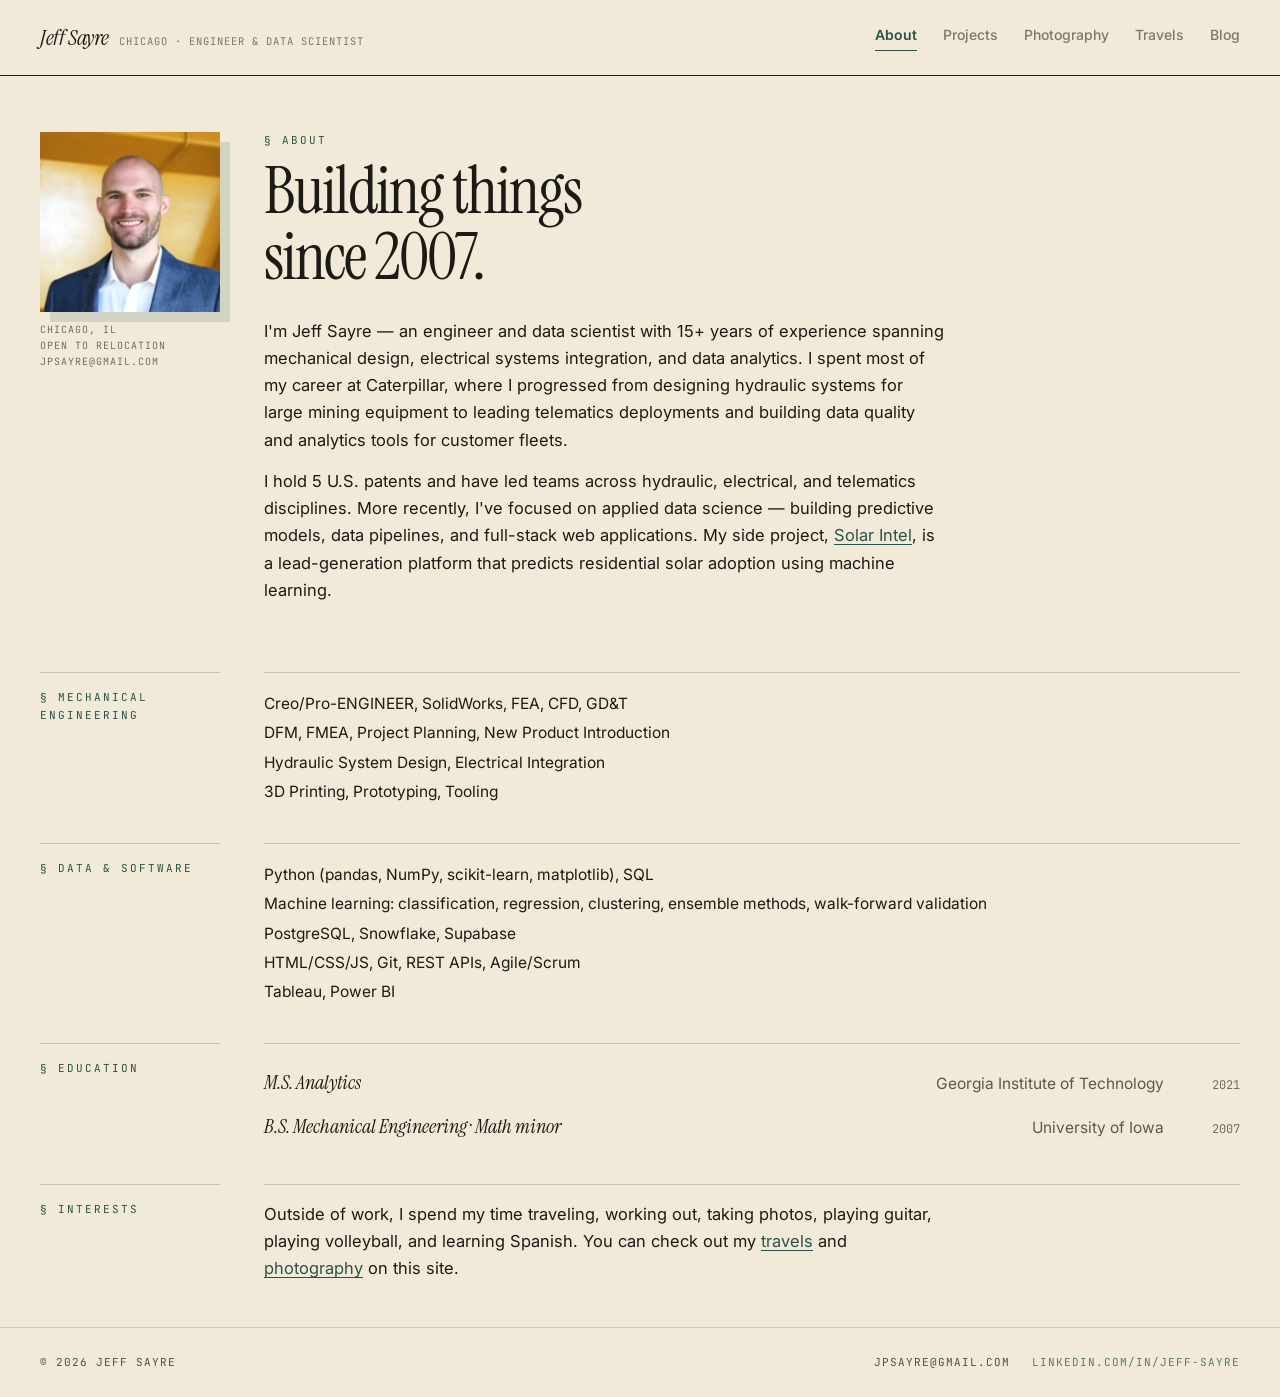
<file: index.html>
<!DOCTYPE html>
<html lang="en">
<head>
    <meta charset="UTF-8">
    <meta name="viewport" content="width=device-width, initial-scale=1.0">
    <title>Jeff Sayre</title>
    <link rel="preconnect" href="https://fonts.googleapis.com">
    <link rel="preconnect" href="https://fonts.gstatic.com" crossorigin>
    <link href="https://fonts.googleapis.com/css2?family=Instrument+Serif:ital@0;1&family=Inter:wght@400;500;600;700&family=JetBrains+Mono:wght@400;500&display=swap" rel="stylesheet">
    <link rel="icon" type="image/svg+xml" href="favicon.svg">
    <link rel="apple-touch-icon" href="apple-touch-icon.svg">
    <link rel="stylesheet" href="styles.css">
    <script data-goatcounter="https://jpsayre.goatcounter.com/count"
            async src="//gc.zgo.at/count.js"></script>
</head>
<body>
    <nav>
        <div class="nav-brand">
            <a href="index.html" class="name">Jeff Sayre</a>
            <span class="subtitle">Chicago · engineer & data scientist</span>
        </div>
        <div class="nav-links">
            <a href="index.html" class="active">About</a>
            <a href="projects.html">Projects</a>
            <a href="photography.html">Photography</a>
            <a href="travels.html">Travels</a>
            <a href="blog.html">Blog</a>
        </div>
    </nav>

    <div class="about-hero">
        <div>
            <div class="about-photo-wrap">
                <div class="about-photo-shadow"></div>
                <img src="assets/headshot.jpeg" alt="Jeff Sayre">
            </div>
            <div class="about-contact">
                Chicago, IL<br>open to relocation<br><a href="mailto:jpsayre@gmail.com">jpsayre@gmail.com</a>
            </div>
        </div>
        <div>
            <div class="section-label">§ About</div>
            <h1 class="page-title">Building things<br>since 2007.</h1>
            <div class="about-intro">
                <p>I'm Jeff Sayre — an engineer and data scientist with 15+ years of experience spanning mechanical design, electrical systems integration, and data analytics. I spent most of my career at Caterpillar, where I progressed from designing hydraulic systems for large mining equipment to leading telematics deployments and building data quality and analytics tools for customer fleets.</p>
                <p>I hold 5 U.S. patents and have led teams across hydraulic, electrical, and telematics disciplines. More recently, I've focused on applied data science — building predictive models, data pipelines, and full-stack web applications. My side project, <a href="https://getsolarintel.com">Solar Intel</a>, is a lead-generation platform that predicts residential solar adoption using machine learning.</p>
            </div>
        </div>
    </div>

    <div class="section-row">
        <div class="section-label">§ Mechanical Engineering</div>
        <div class="section-content">
            <ul class="skills-list">
                <li>Creo/Pro-ENGINEER, SolidWorks, FEA, CFD, GD&T</li>
                <li>DFM, FMEA, Project Planning, New Product Introduction</li>
                <li>Hydraulic System Design, Electrical Integration</li>
                <li>3D Printing, Prototyping, Tooling</li>
            </ul>
        </div>
    </div>

    <div class="section-row">
        <div class="section-label">§ Data & Software</div>
        <div class="section-content">
            <ul class="skills-list">
                <li>Python (pandas, NumPy, scikit-learn, matplotlib), SQL</li>
                <li>Machine learning: classification, regression, clustering, ensemble methods, walk-forward validation</li>
                <li>PostgreSQL, Snowflake, Supabase</li>
                <li>HTML/CSS/JS, Git, REST APIs, Agile/Scrum</li>
                <li>Tableau, Power BI</li>
            </ul>
        </div>
    </div>

    <div class="section-row">
        <div class="section-label">§ Education</div>
        <div class="section-content">
            <div class="edu-entry">
                <span class="edu-degree">M.S. Analytics</span>
                <span class="edu-school">Georgia Institute of Technology</span>
                <span class="edu-year">2021</span>
            </div>
            <div class="edu-entry">
                <span class="edu-degree">B.S. Mechanical Engineering · Math minor</span>
                <span class="edu-school">University of Iowa</span>
                <span class="edu-year">2007</span>
            </div>
        </div>
    </div>

    <div class="section-row" style="padding-bottom: 44px;">
        <div class="section-label">§ Interests</div>
        <div class="section-content">
            <div class="interest-text">
                Outside of work, I spend my time traveling, working out, taking photos, playing guitar, playing volleyball, and learning Spanish. You can check out my <a href="travels.html">travels</a> and <a href="photography.html">photography</a> on this site.
            </div>
        </div>
    </div>

    <footer>
        <span>© 2026 Jeff Sayre</span>
        <div class="footer-links">
            <span>jpsayre@gmail.com</span>
            <a href="https://www.linkedin.com/in/jeff-sayre-b3ab8924/" target="_blank">linkedin.com/in/jeff-sayre</a>
        </div>
    </footer>
</body>
</html>
</file>
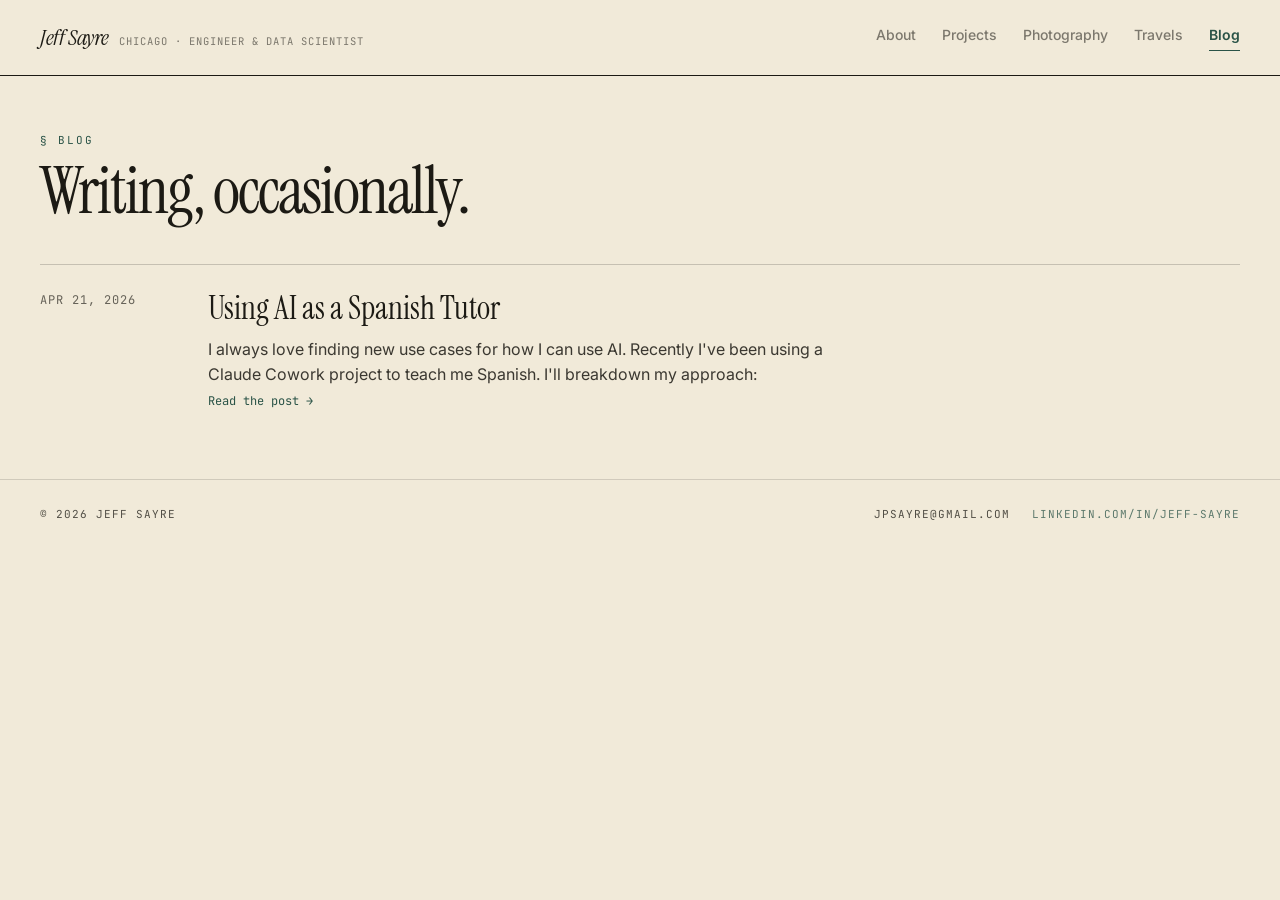
<file: blog.html>
<!DOCTYPE html>
<html lang="en">
<head>
    <meta charset="UTF-8">
    <meta name="viewport" content="width=device-width, initial-scale=1.0">
    <title>Blog - Jeff Sayre</title>
    <link rel="preconnect" href="https://fonts.googleapis.com">
    <link rel="preconnect" href="https://fonts.gstatic.com" crossorigin>
    <link href="https://fonts.googleapis.com/css2?family=Instrument+Serif:ital@0;1&family=Inter:wght@400;500;600;700&family=JetBrains+Mono:wght@400;500&display=swap" rel="stylesheet">
    <link rel="icon" type="image/svg+xml" href="favicon.svg">
    <link rel="apple-touch-icon" href="apple-touch-icon.svg">
    <link rel="stylesheet" href="styles.css">
    <script data-goatcounter="https://jpsayre.goatcounter.com/count"
            async src="//gc.zgo.at/count.js"></script>
</head>
<body>
    <nav>
        <div class="nav-brand">
            <a href="index.html" class="name">Jeff Sayre</a>
            <span class="subtitle">Chicago · engineer & data scientist</span>
        </div>
        <div class="nav-links">
            <a href="index.html">About</a>
            <a href="projects.html">Projects</a>
            <a href="photography.html">Photography</a>
            <a href="travels.html">Travels</a>
            <a href="blog.html" class="active">Blog</a>
        </div>
    </nav>

    <div class="title-block">
        <div class="section-label">§ Blog</div>
        <h1 class="page-title">Writing, occasionally.</h1>
    </div>

    <div style="padding: 16px 40px 40px;" id="blog-list"></div>

    <footer>
        <span>© 2026 Jeff Sayre</span>
        <div class="footer-links">
            <span>jpsayre@gmail.com</span>
            <a href="https://www.linkedin.com/in/jeff-sayre-b3ab8924/" target="_blank">linkedin.com/in/jeff-sayre</a>
        </div>
    </footer>

    <script src="blog-data.js"></script>
    <script>
        var list = document.getElementById("blog-list");

        if (!BLOG_POSTS || BLOG_POSTS.length === 0) {
            list.innerHTML = '<p class="empty-state">Posts coming soon.</p>';
        } else {
            BLOG_POSTS.forEach(function(post) {
                var parts = post.date.split("-");
                var months = ["Jan","Feb","Mar","Apr","May","Jun","Jul","Aug","Sep","Oct","Nov","Dec"];
                var dateStr = months[parseInt(parts[1]) - 1] + " " + parseInt(parts[2]) + ", " + parts[0];

                var div = document.createElement("div");
                div.className = "blog-post";
                div.innerHTML =
                    '<div class="blog-date">' + dateStr + '</div>' +
                    '<div>' +
                        '<a href="' + post.url + '" class="blog-title">' + post.title + '</a>' +
                        '<p class="blog-summary">' + post.summary + '</p>' +
                        '<a href="' + post.url + '" class="blog-read-more">Read the post →</a>' +
                    '</div>';
                list.appendChild(div);
            });
        }
    </script>
</body>
</html>
</file>
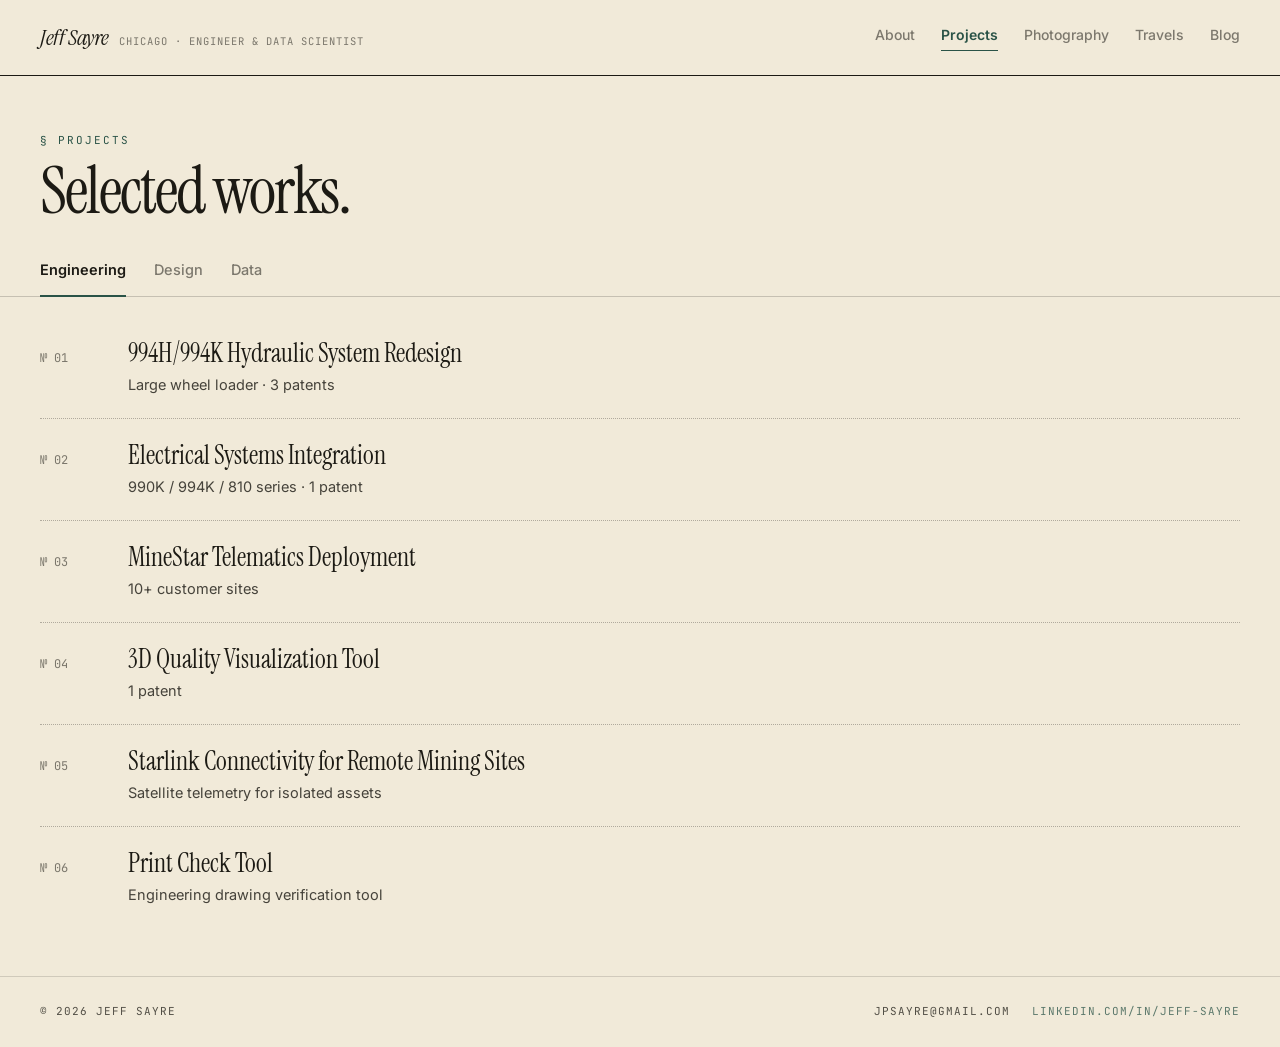
<file: projects.html>
<!DOCTYPE html>
<html lang="en">
<head>
    <meta charset="UTF-8">
    <meta name="viewport" content="width=device-width, initial-scale=1.0">
    <title>Projects - Jeff Sayre</title>
    <link rel="preconnect" href="https://fonts.googleapis.com">
    <link rel="preconnect" href="https://fonts.gstatic.com" crossorigin>
    <link href="https://fonts.googleapis.com/css2?family=Instrument+Serif:ital@0;1&family=Inter:wght@400;500;600;700&family=JetBrains+Mono:wght@400;500&display=swap" rel="stylesheet">
    <link rel="icon" type="image/svg+xml" href="favicon.svg">
    <link rel="apple-touch-icon" href="apple-touch-icon.svg">
    <link rel="stylesheet" href="styles.css">
    <script data-goatcounter="https://jpsayre.goatcounter.com/count"
            async src="//gc.zgo.at/count.js"></script>
</head>
<body>
    <nav>
        <div class="nav-brand">
            <a href="index.html" class="name">Jeff Sayre</a>
            <span class="subtitle">Chicago · engineer & data scientist</span>
        </div>
        <div class="nav-links">
            <a href="index.html">About</a>
            <a href="projects.html" class="active">Projects</a>
            <a href="photography.html">Photography</a>
            <a href="travels.html">Travels</a>
            <a href="blog.html">Blog</a>
        </div>
    </nav>

    <div class="title-block">
        <div class="section-label">§ Projects</div>
        <h1 class="page-title">Selected works.</h1>
    </div>

    <div class="sub-nav" id="sub-nav">
        <a data-tab="engineering" class="active">Engineering</a>
        <a data-tab="design">Design</a>
        <a data-tab="data">Data</a>
        <!-- <a data-tab="simulation">Modeling/Simulation</a> -->
    </div>

    <div class="project-section active" id="tab-engineering"></div>
    <div class="project-section" id="tab-data"></div>
    <div class="project-section" id="tab-design"></div>
    <!-- <div class="project-section" id="tab-simulation"></div> -->

    <footer>
        <span>© 2026 Jeff Sayre</span>
        <div class="footer-links">
            <span>jpsayre@gmail.com</span>
            <a href="https://www.linkedin.com/in/jeff-sayre-b3ab8924/" target="_blank">linkedin.com/in/jeff-sayre</a>
        </div>
    </footer>

    <script src="projects-data.js"></script>
    <script>
        function renderProjects(category, containerId) {
            var container = document.getElementById(containerId);
            var projects = PROJECTS[category];

            if (!projects || projects.length === 0) {
                container.innerHTML = '<p class="empty-state">Projects coming soon.</p>';
                return;
            }

            projects.forEach(function(p, i) {
                var row = document.createElement("div");
                row.className = "ledger-row";

                var num = String(i + 1).padStart(2, "0");
                var year = p.year || "";
                var note = p.note || "";

                // Build note from description if not set
                if (!note && p.description) {
                    note = p.description.substring(0, 80);
                    if (p.description.length > 80) note += "...";
                }

                var detailsHtml = "";
                if (p.description) {
                    detailsHtml += '<p>' + p.description + '</p>';
                }
                if (p.details) {
                    detailsHtml += '<p>' + p.details + '</p>';
                }
                if (p.patents && p.patents.length > 0) {
                    detailsHtml += '<h4>Patents</h4><ul>';
                    p.patents.forEach(function(pat) {
                        detailsHtml += '<li><a href="' + pat.url + '" target="_blank">' + pat.number + '</a> — ' + pat.title + '</li>';
                    });
                    detailsHtml += '</ul>';
                }
                if (p.tech && p.tech.length > 0) {
                    detailsHtml += '<h4>Tech</h4><ul>';
                    p.tech.forEach(function(t) {
                        detailsHtml += '<li>' + t + '</li>';
                    });
                    detailsHtml += '</ul>';
                }

                var imageHtml = '';
                if (p.image) {
                    imageHtml = '<div class="ledger-details-image"><img src="' + p.image + '" alt="' + p.title + '" loading="lazy"></div>';
                }

                row.innerHTML =
                    '<span class="ledger-num">№ ' + num + '</span>' +
                    '<div>' +
                        '<div class="ledger-title">' + p.title + '</div>' +
                        '<div class="ledger-note">' + note + '</div>' +
                        (p.url ? '<div class="ledger-note"><a href="' + p.url + '" target="_blank">' + p.url.replace('https://', '') + '</a></div>' : '') +
                        '<div class="ledger-details" id="detail-' + category + '-' + i + '"><div class="ledger-details-text">' + detailsHtml + '</div>' + imageHtml + '</div>' +
                    '</div>';

                row.addEventListener("click", function(e) {
                    if (e.target.tagName === "A") return;
                    var detail = document.getElementById("detail-" + category + "-" + i);
                    detail.classList.toggle("open");
                });

                container.appendChild(row);
            });
        }

        renderProjects("data", "tab-data");
        renderProjects("engineering", "tab-engineering");
        renderProjects("design", "tab-design");

        /* Simulation tab — commented out for now
        (function() {
            var container = document.getElementById("tab-simulation");
            var items = PROJECTS.simulation;

            if (!items || items.length === 0) {
                container.innerHTML = '<p class="empty-state">Projects coming soon.</p>';
                return;
            }

            var hint = document.createElement("p");
            hint.className = "sim-hint";
            hint.textContent = "Click any project to interact with it.";
            container.appendChild(hint);

            var grid = document.createElement("div");
            grid.className = "sim-grid";

            items.forEach(function(item) {
                var card = document.createElement("a");
                card.className = "sim-card";
                card.href = item.url;

                var badge = item.type === "simulation" ? "Interactive" : "3D Model";

                card.innerHTML =
                    '<img src="' + item.thumbnail + '" alt="' + item.title + '" loading="lazy">' +
                    '<div class="sim-card-badge">' + badge + '</div>' +
                    '<div class="sim-card-overlay">' +
                        '<div class="sim-card-title">' + item.title + '</div>' +
                        '<div class="sim-card-note">' + (item.note || '') + '</div>' +
                    '</div>';

                grid.appendChild(card);
            });

            container.appendChild(grid);
        })();
        */

        // Tab switching
        var tabs = document.querySelectorAll("#sub-nav a");
        tabs.forEach(function(tab) {
            tab.addEventListener("click", function() {
                tabs.forEach(function(t) { t.classList.remove("active"); });
                document.querySelectorAll(".project-section").forEach(function(s) { s.classList.remove("active"); });
                tab.classList.add("active");
                document.getElementById("tab-" + tab.dataset.tab).classList.add("active");
            });
        });
    </script>
</body>
</html>
</file>
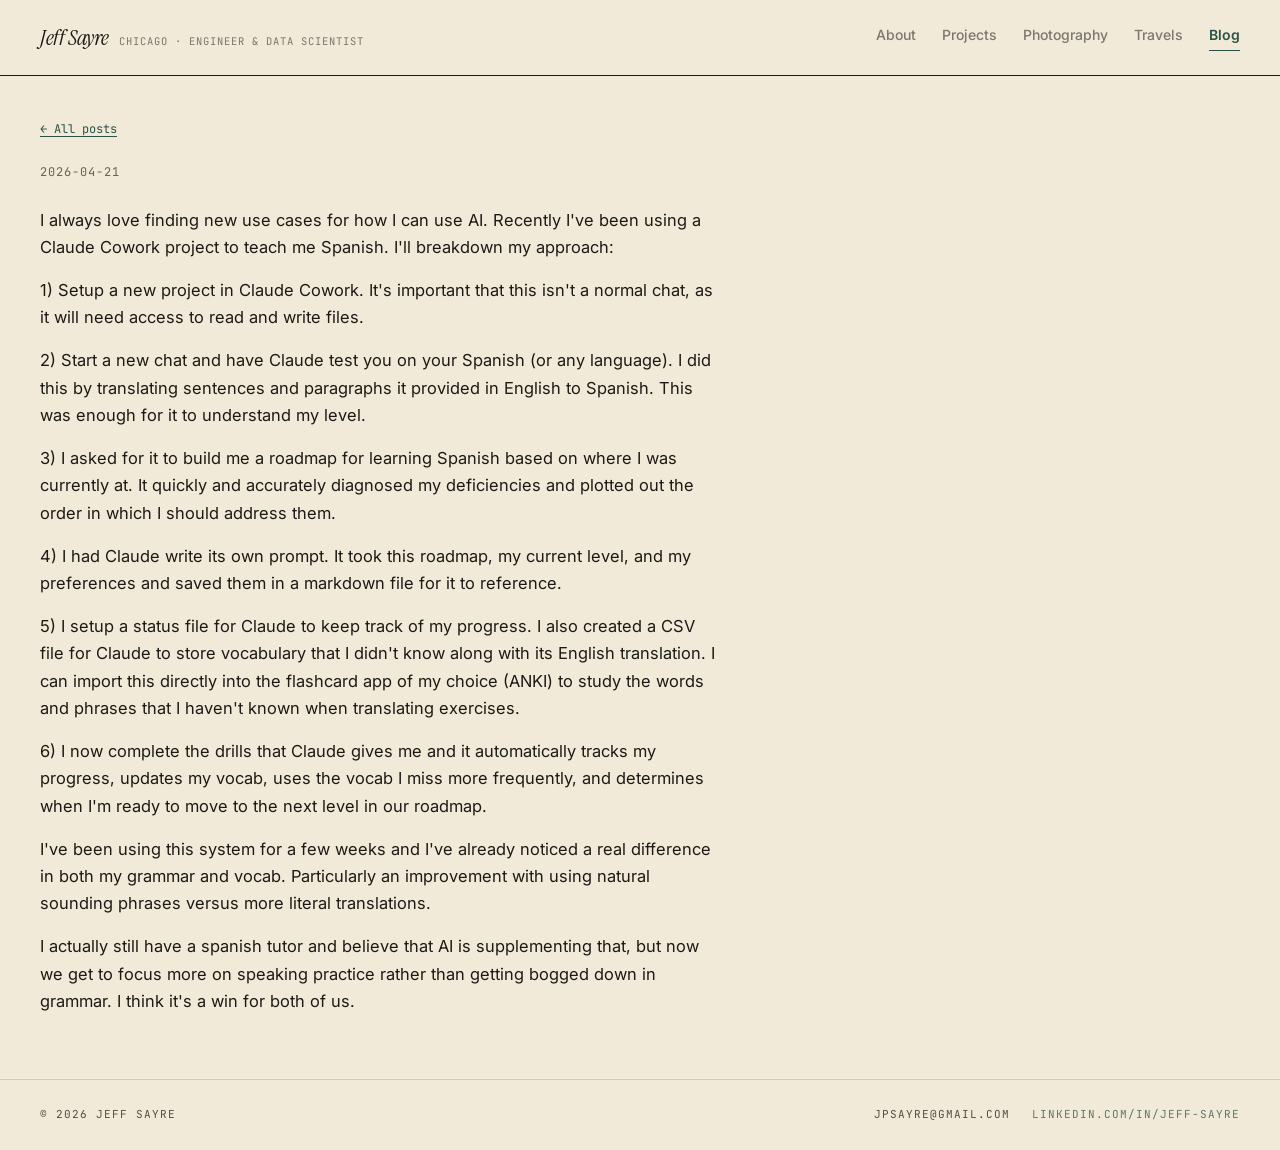
<file: blog/2026-04-21-AI-Spanish-Tutor.html>
<!DOCTYPE html>
<html lang="en">
<head>
    <meta charset="UTF-8">
    <meta name="viewport" content="width=device-width, initial-scale=1.0">
    <title>Using AI as a Spanish Tutor - Jeff Sayre</title>
    <link rel="preconnect" href="https://fonts.googleapis.com">
    <link rel="preconnect" href="https://fonts.gstatic.com" crossorigin>
    <link href="https://fonts.googleapis.com/css2?family=Instrument+Serif:ital@0;1&family=Inter:wght@400;500;600;700&family=JetBrains+Mono:wght@400;500&display=swap" rel="stylesheet">
    <link rel="icon" type="image/svg+xml" href="../favicon.svg">
    <link rel="apple-touch-icon" href="../apple-touch-icon.svg">
    <link rel="stylesheet" href="../styles.css">
</head>
<body>
    <nav>
        <div class="nav-brand">
            <a href="../index.html" class="name">Jeff Sayre</a>
            <span class="subtitle">Chicago · engineer &amp; data scientist</span>
        </div>
        <div class="nav-links">
            <a href="../index.html">About</a>
            <a href="../projects.html">Projects</a>
            <a href="../photography.html">Photography</a>
            <a href="../travels.html">Travels</a>
            <a href="../blog.html" class="active">Blog</a>
        </div>
    </nav>
    <div style="padding: 40px 40px 48px; max-width: 780px;">
        <a href="../blog.html" class="post-back">&larr; All posts</a>
        <div class="post-date">2026-04-21</div>
        <div class="post-content">
<p>I always love finding new use cases for how I can use AI. Recently I've been using a Claude Cowork project to teach me Spanish. I'll breakdown my approach:</p>
<p>1) Setup a new project in Claude Cowork. It's important that this isn't a normal chat, as it will need access to read and write files.</p>
<p>2) Start a new chat and have Claude test you on your Spanish (or any language). I did this by translating sentences and paragraphs it provided in English to Spanish. This was enough for it to understand my level.</p>
<p>3) I asked for it to build me a roadmap for learning Spanish based on where I was currently at. It quickly and accurately diagnosed my deficiencies and plotted out the order in which I should address them.</p>
<p>4) I had Claude write its own prompt. It took this roadmap, my current level, and my preferences and saved them in a markdown file for it to reference.</p>
<p>5) I setup a status file for Claude to keep track of my progress. I also created a CSV file for Claude to store vocabulary that I didn't know along with its English translation. I can import this directly into the flashcard app of my choice (ANKI) to study the words and phrases that I haven't known when translating exercises.</p>
<p>6) I now complete the drills that Claude gives me and it automatically tracks my progress, updates my vocab, uses the vocab I miss more frequently, and determines when I'm ready to move to the next level in our roadmap.</p>
<p>I've been using this system for a few weeks and I've already noticed a real difference in both my grammar and vocab. Particularly an improvement with using natural sounding phrases versus more literal translations.</p>
<p>I actually still have a spanish tutor and believe that AI is supplementing that, but now we get to focus more on speaking practice rather than getting bogged down in grammar. I think it's a win for both of us.</p>
        </div>
    </div>
    <footer>
        <span>&copy; 2026 Jeff Sayre</span>
        <div class="footer-links">
            <span>jpsayre@gmail.com</span>
            <a href="https://www.linkedin.com/in/jeff-sayre-b3ab8924/" target="_blank">linkedin.com/in/jeff-sayre</a>
        </div>
    </footer>
</body>
</html>
</file>
<file: styles.css>
/* Design tokens */
:root {
    --paper: #f1ead9;
    --ink: #1c1a14;
    --accent: #2a5347;
    --rule-strong: rgba(28,26,20,1);
    --rule-soft: rgba(28,26,20,0.2);
    --rule-dotted: rgba(28,26,20,0.3);
    --photo-bg: #d8ceba;
    --globe-dark: #1c1a14;
    --globe-pin: #e8a866;
    --font-serif: "Instrument Serif", "Source Serif 4", Georgia, serif;
    --font-sans: Inter, "Helvetica Neue", system-ui, sans-serif;
    --font-mono: "JetBrains Mono", ui-monospace, monospace;
}

* {
    margin: 0;
    padding: 0;
    box-sizing: border-box;
}

body {
    font-family: var(--font-sans);
    font-size: 15.5px;
    line-height: 1.6;
    color: var(--ink);
    background: var(--paper);
}

a {
    color: var(--accent);
    text-decoration: underline;
    text-underline-offset: 3px;
}

/* Nav */
nav {
    display: flex;
    align-items: center;
    justify-content: space-between;
    padding: 20px 40px;
    border-bottom: 1px solid var(--ink);
    position: sticky;
    top: 0;
    background: var(--paper);
    z-index: 10;
}

.nav-brand {
    display: flex;
    align-items: baseline;
    gap: 10px;
}

.nav-brand .name {
    font-family: var(--font-serif);
    font-size: 22px;
    letter-spacing: -0.4px;
    font-style: italic;
    text-decoration: none;
    color: var(--ink);
}

.nav-brand .subtitle {
    font-family: var(--font-mono);
    font-size: 10.5px;
    text-transform: uppercase;
    opacity: 0.55;
    letter-spacing: 1px;
}

.nav-links {
    display: flex;
    gap: 26px;
    font-size: 14px;
}

.nav-links a {
    text-decoration: none;
    color: rgba(28,26,20,0.55);
    font-weight: 500;
    padding-bottom: 3px;
    border-bottom: 1.5px solid transparent;
}

.nav-links a.active {
    color: var(--accent);
    font-weight: 600;
    border-bottom-color: var(--accent);
}

.nav-links a:hover {
    color: var(--accent);
}

/* Footer */
footer {
    padding: 26px 40px;
    border-top: 1px solid var(--rule-soft);
    display: flex;
    justify-content: space-between;
    align-items: center;
    font-family: var(--font-mono);
    font-size: 11px;
    text-transform: uppercase;
    letter-spacing: 1px;
    opacity: 0.75;
}

footer a {
    color: var(--accent);
    text-decoration: none;
}

footer .footer-links {
    display: flex;
    gap: 22px;
}

/* Section label pattern */
.section-label {
    font-family: var(--font-mono);
    font-size: 11px;
    text-transform: uppercase;
    color: var(--accent);
    letter-spacing: 2px;
}

/* Page titles */
.page-title {
    font-family: var(--font-serif);
    font-size: 66px;
    line-height: 1;
    letter-spacing: -2px;
    font-weight: 400;
    margin-top: 8px;
}

/* Section row (2-col layout) */
.section-row {
    display: grid;
    grid-template-columns: 180px 1fr;
    gap: 44px;
    padding: 28px 40px 8px;
}

.section-row .section-label {
    padding-top: 16px;
    border-top: 1px solid var(--rule-soft);
}

.section-row .section-content {
    padding-top: 16px;
    border-top: 1px solid var(--rule-soft);
}

/* About page */
.about-hero {
    padding: 56px 40px 40px;
    display: grid;
    grid-template-columns: 180px 1fr;
    gap: 44px;
    align-items: start;
}

.about-photo-wrap {
    position: relative;
}

.about-photo-shadow {
    position: absolute;
    inset: 10px -10px -10px 10px;
    background: var(--accent);
    opacity: 0.15;
}

.about-photo-wrap img {
    position: relative;
    width: 100%;
    display: block;
    filter: saturate(0.95) contrast(1.04);
}

.about-contact {
    font-family: var(--font-mono);
    font-size: 10px;
    text-transform: uppercase;
    opacity: 0.6;
    letter-spacing: 1px;
    margin-top: 10px;
    line-height: 1.6;
}

.about-contact a {
    color: inherit;
    text-decoration: none;
}

.about-intro {
    margin-top: 28px;
    max-width: 680px;
    font-size: 16.5px;
    line-height: 1.65;
}

.about-intro p {
    margin: 0;
}

.about-intro p + p {
    margin-top: 14px;
}

/* Skills list */
.skills-list {
    list-style: none;
    padding: 0;
    margin: 0;
    font-size: 15.5px;
    line-height: 1.9;
}

/* Education grid */
.edu-entry {
    display: grid;
    grid-template-columns: 1fr auto 60px;
    align-items: baseline;
    gap: 16px;
    padding: 6px 0;
    font-size: 15.5px;
}

.edu-degree {
    font-family: var(--font-serif);
    font-size: 20px;
    font-style: italic;
}

.edu-school {
    opacity: 0.7;
}

.edu-year {
    font-family: var(--font-mono);
    font-size: 12px;
    opacity: 0.6;
    text-align: right;
}

/* Interest pills */
.interest-text {
    max-width: 680px;
    font-size: 16.5px;
    line-height: 1.65;
}

.interest-pills {
    display: flex;
    flex-wrap: wrap;
    gap: 8px;
    margin-top: 18px;
}

.interest-pills span {
    font-family: var(--font-mono);
    font-size: 11px;
    padding: 4px 10px;
    border-radius: 100px;
    border: 1px solid rgba(28,26,20,0.3);
    text-transform: uppercase;
    letter-spacing: 1px;
}

/* Projects page */
.title-block {
    padding: 56px 40px 24px;
}

.sub-nav {
    padding: 0 40px;
    display: flex;
    gap: 28px;
    border-bottom: 1px solid var(--rule-soft);
}

.sub-nav a {
    padding: 10px 0 14px;
    font-size: 14.5px;
    cursor: pointer;
    color: rgba(28,26,20,0.55);
    font-weight: 500;
    border-bottom: 2px solid transparent;
    margin-bottom: -1px;
    text-decoration: none;
}

.sub-nav a.active {
    color: var(--ink);
    font-weight: 600;
    border-bottom-color: var(--accent);
}

.sub-nav a:hover {
    color: var(--ink);
}

.sub-nav .count {
    font-family: var(--font-mono);
    font-size: 11px;
    opacity: 0.6;
    margin-left: 4px;
}

.project-section {
    display: none;
    padding: 20px 40px 48px;
}

.project-section.active {
    display: block;
}

/* Ledger row */
.ledger-row {
    display: grid;
    grid-template-columns: 60px 1fr;
    gap: 28px;
    align-items: baseline;
    padding: 22px 0;
}

.ledger-row + .ledger-row {
    border-top: 1px dotted var(--rule-dotted);
}

.ledger-num {
    font-family: var(--font-mono);
    font-size: 12px;
    opacity: 0.55;
}

.ledger-title {
    font-family: var(--font-serif);
    font-size: 26px;
    line-height: 1.15;
    font-weight: 500;
}

.ledger-note {
    font-size: 14.5px;
    opacity: 0.8;
    margin-top: 4px;
}


.ledger-details {
    margin-top: 12px;
    font-size: 15px;
    line-height: 1.6;
    display: none;
}

.ledger-details.open {
    display: flex;
    gap: 28px;
}

.ledger-details-text {
    flex: 1;
    min-width: 0;
}

.ledger-details-image {
    flex: 0 0 320px;
    align-self: flex-start;
}

.ledger-details-image img {
    width: 100%;
    border-radius: 4px;
    filter: saturate(0.92) contrast(1.03);
}

.ledger-details p {
    margin-bottom: 10px;
    opacity: 0.85;
}

.ledger-details h4 {
    font-family: var(--font-mono);
    font-size: 11px;
    text-transform: uppercase;
    letter-spacing: 1.5px;
    margin: 12px 0 6px;
    opacity: 0.6;
}

.ledger-details ul {
    padding-left: 1.2rem;
    margin-bottom: 8px;
}

.ledger-details li {
    margin-bottom: 2px;
    font-size: 14.5px;
}

.ledger-row {
    cursor: pointer;
}

/* Photography */
.photo-grid {
    padding: 16px 40px 40px;
    display: grid;
    grid-template-columns: repeat(3, 1fr);
    gap: 8px;
}

.photo-tile {
    aspect-ratio: 4 / 3;
    overflow: hidden;
    border-radius: 2px;
    background: var(--photo-bg);
    cursor: pointer;
}

.photo-tile.tall {
    aspect-ratio: 3 / 5;
    grid-row: span 2;
}

.photo-tile img {
    width: 100%;
    height: 100%;
    object-fit: cover;
    filter: saturate(0.92) contrast(1.03);
    transition: transform 0.4s ease;
}

.photo-tile:hover img {
    transform: scale(1.03);
}

.sim-hint {
    padding: 0 40px;
    font-family: 'JetBrains Mono', monospace;
    font-size: 12px;
    color: #8a8778;
    letter-spacing: 0.03em;
}

/* Simulation grid */
.sim-grid {
    padding: 16px 40px 40px;
    display: grid;
    grid-template-columns: repeat(3, 1fr);
    gap: 16px;
}

.sim-card {
    position: relative;
    aspect-ratio: 4 / 3;
    overflow: hidden;
    border-radius: 4px;
    cursor: pointer;
    background: #2a2820;
    text-decoration: none;
    display: block;
}

.sim-card img {
    width: 100%;
    height: 100%;
    object-fit: cover;
    transition: transform 0.4s ease;
}

.sim-card:hover img {
    transform: scale(1.03);
}

.sim-card-overlay {
    position: absolute;
    bottom: 0;
    left: 0;
    right: 0;
    padding: 16px;
    background: linear-gradient(transparent, rgba(0,0,0,0.7));
}

.sim-card-title {
    font-family: 'Instrument Serif', serif;
    font-size: 18px;
    color: #fff;
}

.sim-card-note {
    font-family: 'JetBrains Mono', monospace;
    font-size: 10px;
    letter-spacing: 0.04em;
    color: rgba(255,255,255,0.6);
    margin-top: 4px;
}

.sim-card-badge {
    position: absolute;
    top: 12px;
    right: 12px;
    font-family: 'JetBrains Mono', monospace;
    font-size: 9px;
    letter-spacing: 0.06em;
    text-transform: uppercase;
    color: #fff;
    background: rgba(90, 122, 90, 0.8);
    padding: 3px 8px;
    border-radius: 3px;
}

/* Travels globe container */
.globe-wrap {
    padding: 20px 40px 40px;
}

#globe-container {
    background: var(--globe-dark);
    border-radius: 4px;
    height: 460px;
    position: relative;
    overflow: hidden;
}

.globe-caption {
    position: absolute;
    bottom: 18px;
    left: 20px;
    font-family: var(--font-mono);
    font-size: 11px;
    text-transform: uppercase;
    letter-spacing: 1.5px;
    opacity: 0.7;
    color: var(--paper);
    z-index: 5;
}

/* Blog */
.blog-post {
    padding: 26px 0;
    border-top: 1px solid var(--rule-soft);
    display: grid;
    grid-template-columns: 140px 1fr;
    gap: 28px;
    align-items: start;
}

.blog-date {
    font-family: var(--font-mono);
    font-size: 12px;
    text-transform: uppercase;
    letter-spacing: 1px;
    opacity: 0.65;
}

.blog-title {
    font-family: var(--font-serif);
    font-size: 32px;
    line-height: 1.1;
    font-weight: 500;
    text-decoration: none;
    color: var(--ink);
}

.blog-title:hover {
    color: var(--accent);
}

.blog-summary {
    margin-top: 10px;
    font-size: 16px;
    line-height: 1.6;
    max-width: 640px;
    opacity: 0.85;
}

.blog-read-more {
    font-family: var(--font-mono);
    font-size: 12px;
    color: var(--accent);
    margin-top: 12px;
    text-decoration: none;
}

/* Blog post page */
.post-back {
    font-family: var(--font-mono);
    font-size: 12px;
    margin-bottom: 1.5rem;
    display: inline-block;
}

.post-date {
    font-family: var(--font-mono);
    font-size: 12px;
    text-transform: uppercase;
    letter-spacing: 1px;
    opacity: 0.65;
    margin-bottom: 1.5rem;
}

.post-content {
    max-width: 680px;
    font-size: 16.5px;
    line-height: 1.65;
}

.post-content p {
    margin-bottom: 1rem;
}

.post-content img {
    max-width: 100%;
    border-radius: 4px;
    margin: 1rem 0;
}

.post-content h1 {
    font-family: var(--font-serif);
    font-size: 40px;
    line-height: 1.1;
    font-weight: 400;
    letter-spacing: -1px;
    margin-bottom: 1rem;
}

/* Lightbox */
.lightbox {
    display: none;
    position: fixed;
    top: 0;
    left: 0;
    width: 100%;
    height: 100%;
    background: rgba(0,0,0,0.95);
    z-index: 1000;
    flex-direction: column;
    justify-content: center;
    align-items: center;
}

.lightbox.active {
    display: flex;
}

.lightbox img {
    max-width: 85%;
    max-height: 75vh;
    object-fit: contain;
    border-radius: 4px;
}

.lightbox-close {
    position: absolute;
    top: 1.25rem;
    right: 1.5rem;
    color: #fff;
    font-size: 2rem;
    cursor: pointer;
    opacity: 0.7;
    background: none;
    border: none;
}

.lightbox-close:hover {
    opacity: 1;
}

.lightbox-nav {
    position: absolute;
    top: 50%;
    transform: translateY(-50%);
    color: #fff;
    font-size: 2.5rem;
    cursor: pointer;
    opacity: 0.5;
    background: none;
    border: none;
    padding: 1rem;
    user-select: none;
}

.lightbox-nav:hover {
    opacity: 1;
}

.lightbox-prev { left: 1rem; }
.lightbox-next { right: 1rem; }

.lightbox-counter {
    position: absolute;
    top: 1.5rem;
    left: 1.5rem;
    color: #888;
    font-size: 0.85rem;
    font-family: var(--font-mono);
}

.lightbox-info {
    margin-top: 1.25rem;
    text-align: center;
    color: #fff;
    max-width: 600px;
}

.lightbox-title {
    font-size: 1.1rem;
    font-weight: 600;
}

.lightbox-location {
    font-size: 0.9rem;
    color: #aaa;
    margin-top: 0.25rem;
}

.lightbox-description {
    font-size: 0.9rem;
    color: #ccc;
    margin-top: 0.5rem;
    line-height: 1.5;
}

/* Empty state */
.empty-state {
    color: rgba(28,26,20,0.5);
    font-style: italic;
}

/* Mobile */
@media (max-width: 768px) {
    nav {
        flex-direction: column;
        align-items: flex-start;
        gap: 10px;
        padding: 16px 20px;
    }

    .nav-links {
        gap: 16px;
        flex-wrap: wrap;
        font-size: 13px;
    }

    .about-hero {
        grid-template-columns: 1fr;
        padding: 40px 20px 20px;
    }

    .about-photo-wrap {
        max-width: 160px;
    }

    .section-row {
        grid-template-columns: 1fr;
        gap: 12px;
        padding: 20px 20px 8px;
    }

    .page-title {
        font-size: 40px;
        letter-spacing: -1px;
    }

    .title-block,
    .globe-wrap {
        padding-left: 20px;
        padding-right: 20px;
    }

    .sub-nav {
        padding: 0 20px;
        gap: 16px;
        overflow-x: auto;
    }

    .project-section {
        padding: 16px 20px 40px;
    }

    .ledger-row {
        grid-template-columns: 1fr;
        gap: 12px;
    }

    .ledger-num {
        display: none;
    }

    .ledger-details.open {
        flex-direction: column;
    }

    .ledger-details-image {
        flex: none;
        max-width: 100%;
    }

    .photo-grid {
        grid-template-columns: repeat(2, 1fr);
        padding: 12px 20px 20px;
        gap: 6px;
    }

    .sim-grid {
        grid-template-columns: repeat(2, 1fr);
        padding: 12px 20px 20px;
        gap: 10px;
    }

    .blog-post {
        grid-template-columns: 1fr;
        gap: 4px;
    }

    .edu-entry {
        grid-template-columns: 1fr;
        gap: 2px;
    }

    footer {
        flex-direction: column;
        gap: 8px;
        padding: 20px;
    }

    #globe-container {
        height: 300px;
    }
}
</file>
